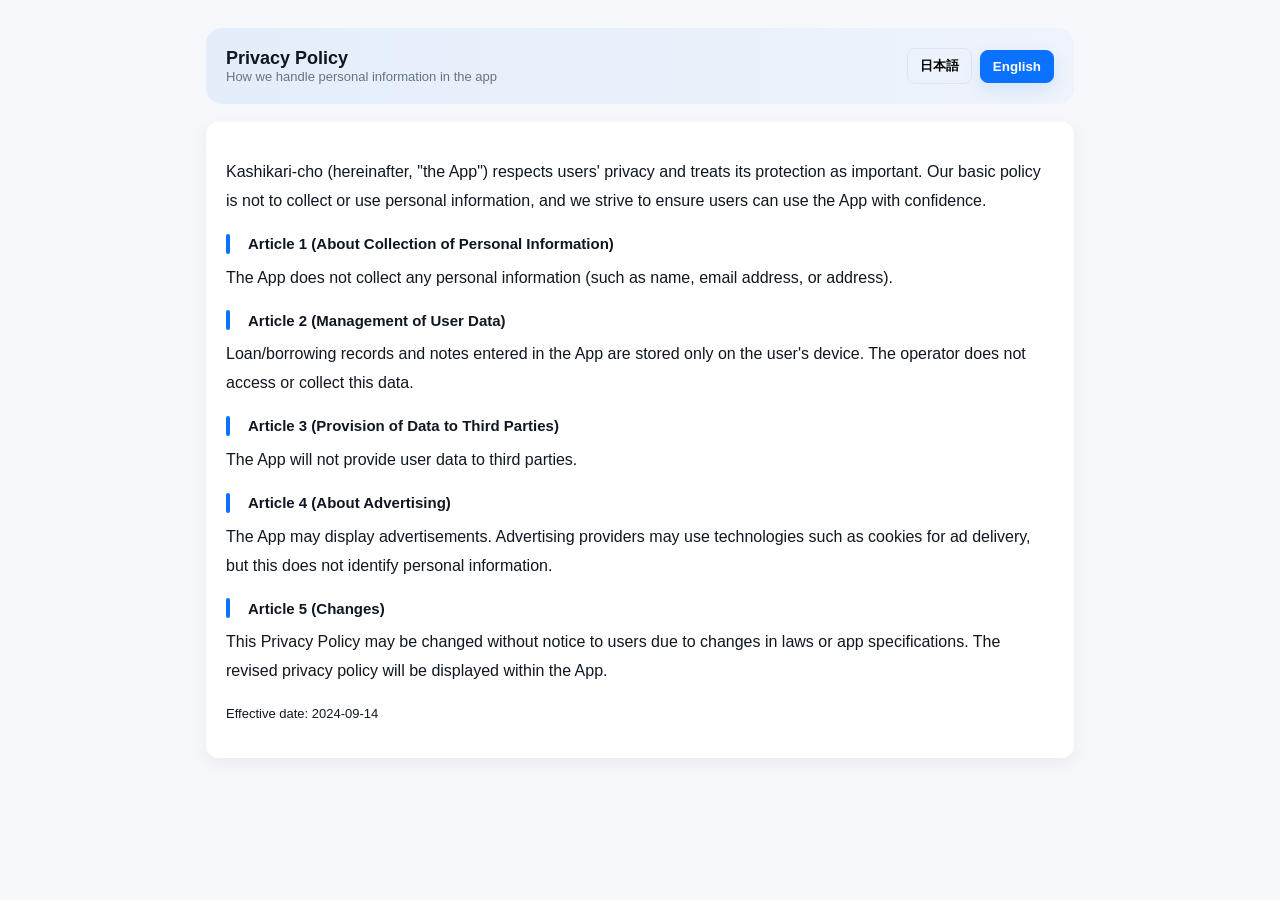
<file: 6740730097/PP.html>
<!doctype html>
<html lang="ja">
<head>
  <meta charset="utf-8">
  <meta name="viewport" content="width=device-width,initial-scale=1">
  <title data-ja="プライバシーポリシー" data-en="Privacy Policy">プライバシーポリシー</title>
  <link rel="stylesheet" href="style.css">
</head>
<body>
  <main>
    <div class="container">
      <div class="hero">
        <div>
          <div class="title" data-ja="プライバシーポリシー" data-en="Privacy Policy">プライバシーポリシー</div>
          <div class="subtitle" data-ja="当アプリにおける個人情報の取り扱いについて" data-en="How we handle personal information in the app">当アプリにおける個人情報の取り扱いについて</div>
        </div>
        <div class="lang-switch">
          <button data-lang="ja" aria-checked="true">日本語</button>
          <button data-lang="en">English</button>
        </div>
      </div>

      <div class="card">
        <p data-ja="カシカリ帳（以下、「本アプリ」といいます。）は、ユーザーのプライバシーを尊重し、その保護を重要視しています。本アプリにおいては、個人情報の収集や利用がないことを基本方針とし、ユーザーが安心して本アプリを利用できるように努めます。" data-en="Kashikari-cho (hereinafter, &quot;the App&quot;) respects users' privacy and treats its protection as important. Our basic policy is not to collect or use personal information, and we strive to ensure users can use the App with confidence.">カシカリ帳（以下、「本アプリ」といいます。）は、ユーザーのプライバシーを尊重し、その保護を重要視しています。本アプリにおいては、個人情報の収集や利用がないことを基本方針とし、ユーザーが安心して本アプリを利用できるように努めます。</p>

        <h3 data-ja="第1条（個人情報の収集について）" data-en="Article 1 (About Collection of Personal Information)">第1条（個人情報の収集について）</h3>
        <p data-ja="本アプリは、個人情報（名前、メールアドレス、住所など）を一切収集しません。" data-en="The App does not collect any personal information (such as name, email address, or address).">本アプリは、個人情報（名前、メールアドレス、住所など）を一切収集しません。</p>

        <h3 data-ja="第2条（利用者データの管理について）" data-en="Article 2 (Management of User Data)">第2条（利用者データの管理について）</h3>
        <p data-ja="本アプリで入力された貸し借りの情報やメモなどは、すべてユーザーの端末内にのみ保存されます。本アプリの運営者は、これらのデータにアクセスしたり収集することはありません。" data-en="Loan/borrowing records and notes entered in the App are stored only on the user's device. The operator does not access or collect this data.">本アプリで入力された貸し借りの情報やメモなどは、すべてユーザーの端末内にのみ保存されます。本アプリの運営者は、これらのデータにアクセスしたり収集することはありません。</p>

        <h3 data-ja="第3条（データの第三者提供について）" data-en="Article 3 (Provision of Data to Third Parties)">第3条（データの第三者提供について）</h3>
        <p data-ja="本アプリは、ユーザーのデータを第三者に提供することはありません。" data-en="The App will not provide user data to third parties.">本アプリは、ユーザーのデータを第三者に提供することはありません。</p>

        <h3 data-ja="第4条（広告について）" data-en="Article 4 (About Advertising)">第4条（広告について）</h3>
        <p data-ja="本アプリには、広告が表示されることがあります。広告配信事業者が、広告の配信にあたりCookie等の技術を使用する場合がありますが、これにより個人情報が特定されることはありません。" data-en="The App may display advertisements. Advertising providers may use technologies such as cookies for ad delivery, but this does not identify personal information.">本アプリには、広告が表示されることがあります。広告配信事業者が、広告の配信にあたりCookie等の技術を使用する場合がありますが、これにより個人情報が特定されることはありません。</p>

  <h3 data-ja="第5条（変更について）" data-en="Article 5 (Changes)">第5条（変更について）</h3>
  <p data-ja="本プライバシーポリシーの内容は、法令の改正や本アプリの仕様変更に伴い、ユーザーに通知することなく変更される場合があります。変更後のプライバシーポリシーは、本アプリ内で表示されるものとします。" data-en="This Privacy Policy may be changed without notice to users due to changes in laws or app specifications. The revised privacy policy will be displayed within the App.">本プライバシーポリシーの内容は、法令の改正や本アプリの仕様変更に伴い、ユーザーに通知することなく変更される場合があります。変更後のプライバシーポリシーは、本アプリ内で表示されるものとします。</p>
  <p class="muted small" data-ja="制定日: 2024年9月14日" data-en="Effective date: 2024-09-14">制定日: 2024年9月14日</p>
      </div>
    </div>
  </main>

  <script src="script.js"></script>
</body>
</html>
</file>
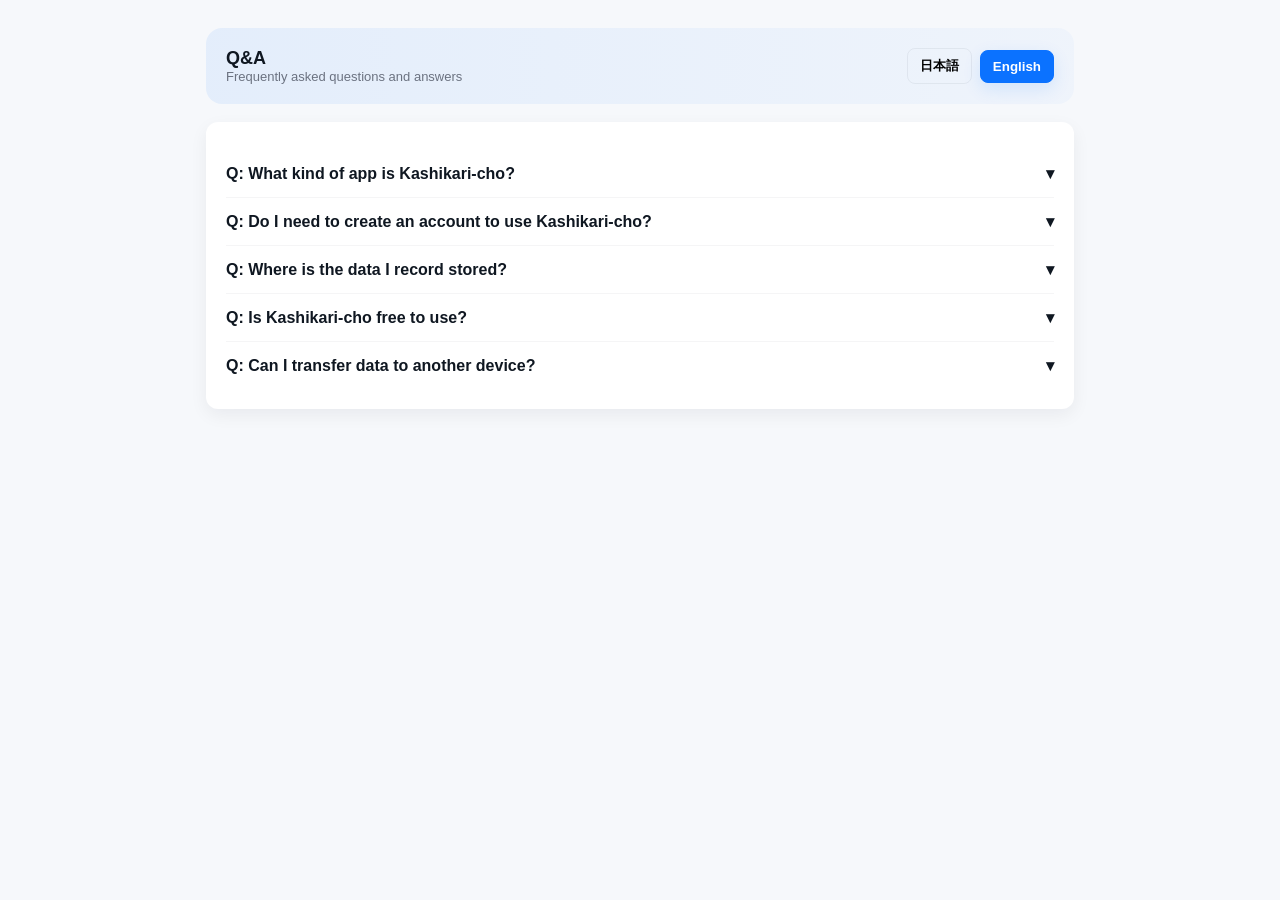
<file: 6740730097/QA.html>
<!doctype html>
<html lang="ja">
<head>
  <meta charset="utf-8">
  <meta name="viewport" content="width=device-width,initial-scale=1">
  <title data-ja="Q&A" data-en="Q&A">Q&A</title>
  <link rel="stylesheet" href="style.css">
</head>
<body>
  <main>
    <div class="container">
      <div class="hero">
        <div>
          <div class="title" data-ja="Q&A" data-en="Q&A">Q&A</div>
          <div class="subtitle" data-ja="よくある質問と回答" data-en="Frequently asked questions and answers">よくある質問と回答</div>
        </div>
        <div class="lang-switch">
          <button data-lang="ja" aria-checked="true">日本語</button>
          <button data-lang="en">English</button>
        </div>
      </div>

      <div class="card">

        <div class="accordion">
          <details class="accordion-item">
            <summary>
              <span data-ja="Q: カシカリ帳はどのようなアプリですか？" data-en="Q: What kind of app is Kashikari-cho?">Q: カシカリ帳はどのようなアプリですか？</span>
              <span class="chev">▾</span>
            </summary>
            <div class="accordion-content">
              <p data-ja="A: カシカリ帳は、物品やお金の貸し借りをリストにして記録できるシンプルなアプリです。個人間での貸し借りをスムーズに管理し、忘れ防止に役立てることができます。" data-en="A: Kashikari-cho is a simple app that lets you list and record loans and borrowings of items or money. It helps manage personal loans smoothly and prevents forgetting.">A: カシカリ帳は、物品やお金の貸し借りをリストにして記録できるシンプルなアプリです。個人間での貸し借りをスムーズに管理し、忘れ防止に役立てることができます。</p>
            </div>
          </details>

          <details class="accordion-item">
            <summary>
              <span data-ja="Q: カシカリ帳でアカウントを作成する必要はありますか？" data-en="Q: Do I need to create an account to use Kashikari-cho?">Q: カシカリ帳でアカウントを作成する必要はありますか？</span>
              <span class="chev">▾</span>
            </summary>
            <div class="accordion-content">
              <p data-ja="A: いいえ、カシカリ帳はアカウント登録不要でご利用いただけます。記録はすべてお使いの端末内に保存され、個人情報の収集は行いません。" data-en="A: No. Kashikari-cho does not require account registration. Records are stored only on your device and no personal information is collected.">A: いいえ、カシカリ帳はアカウント登録不要でご利用いただけます。記録はすべてお使いの端末内に保存され、個人情報の収集は行いません。</p>
            </div>
          </details>

          <details class="accordion-item">
            <summary>
              <span data-ja="Q: 記録したデータはどこに保存されますか？" data-en="Q: Where is the data I record stored?">Q: 記録したデータはどこに保存されますか？</span>
              <span class="chev">▾</span>
            </summary>
            <div class="accordion-content">
              <p data-ja="A: 記録されたデータは、すべてユーザーの端末内にのみ保存されます。クラウドサーバーには保存されず、他のユーザーや運営者がアクセスすることもありません。" data-en="A: All recorded data is stored only on the user's device. It is not saved to cloud servers, and other users or the operator cannot access it.">A: 記録されたデータは、すべてユーザーの端末内にのみ保存されます。クラウドサーバーには保存されず、他のユーザーや運営者がアクセスすることもありません。</p>
            </div>
          </details>

          <details class="accordion-item">
            <summary>
              <span data-ja="Q: カシカリ帳は無料で使用できますか？" data-en="Q: Is Kashikari-cho free to use?">Q: カシカリ帳は無料で使用できますか？</span>
              <span class="chev">▾</span>
            </summary>
            <div class="accordion-content">
              <p data-ja="A: はい、カシカリ帳は無料でご利用いただけます。アプリ内広告が表示される場合がありますが、基本的な機能は全て無料です。" data-en="A: Yes. Kashikari-cho is free to use. Ads may be displayed in the app, but the basic features are all free.">A: はい、カシカリ帳は無料でご利用いただけます。アプリ内広告が表示される場合がありますが、基本的な機能は全て無料です。</p>
            </div>
          </details>

          <details class="accordion-item">
            <summary>
              <span data-ja="Q: データを他の端末に引き継ぐことはできますか？" data-en="Q: Can I transfer data to another device?">Q: データを他の端末に引き継ぐことはできますか？</span>
              <span class="chev">▾</span>
            </summary>
            <div class="accordion-content">
              <p data-ja="A: 現時点では、他の端末にデータを移行する機能はありません。必要に応じて手動でデータを移行いただくようお願いいたします。" data-en="A: Currently, there is no feature to migrate data to another device. Please transfer data manually if necessary.">A: 現時点では、他の端末にデータを移行する機能はありません。必要に応じて手動でデータを移行いただくようお願いいたします。</p>
            </div>
          </details>
        </div>

      </div>
    </div>
  </main>

  <script src="script.js"></script>
</body>
</html>
</file>
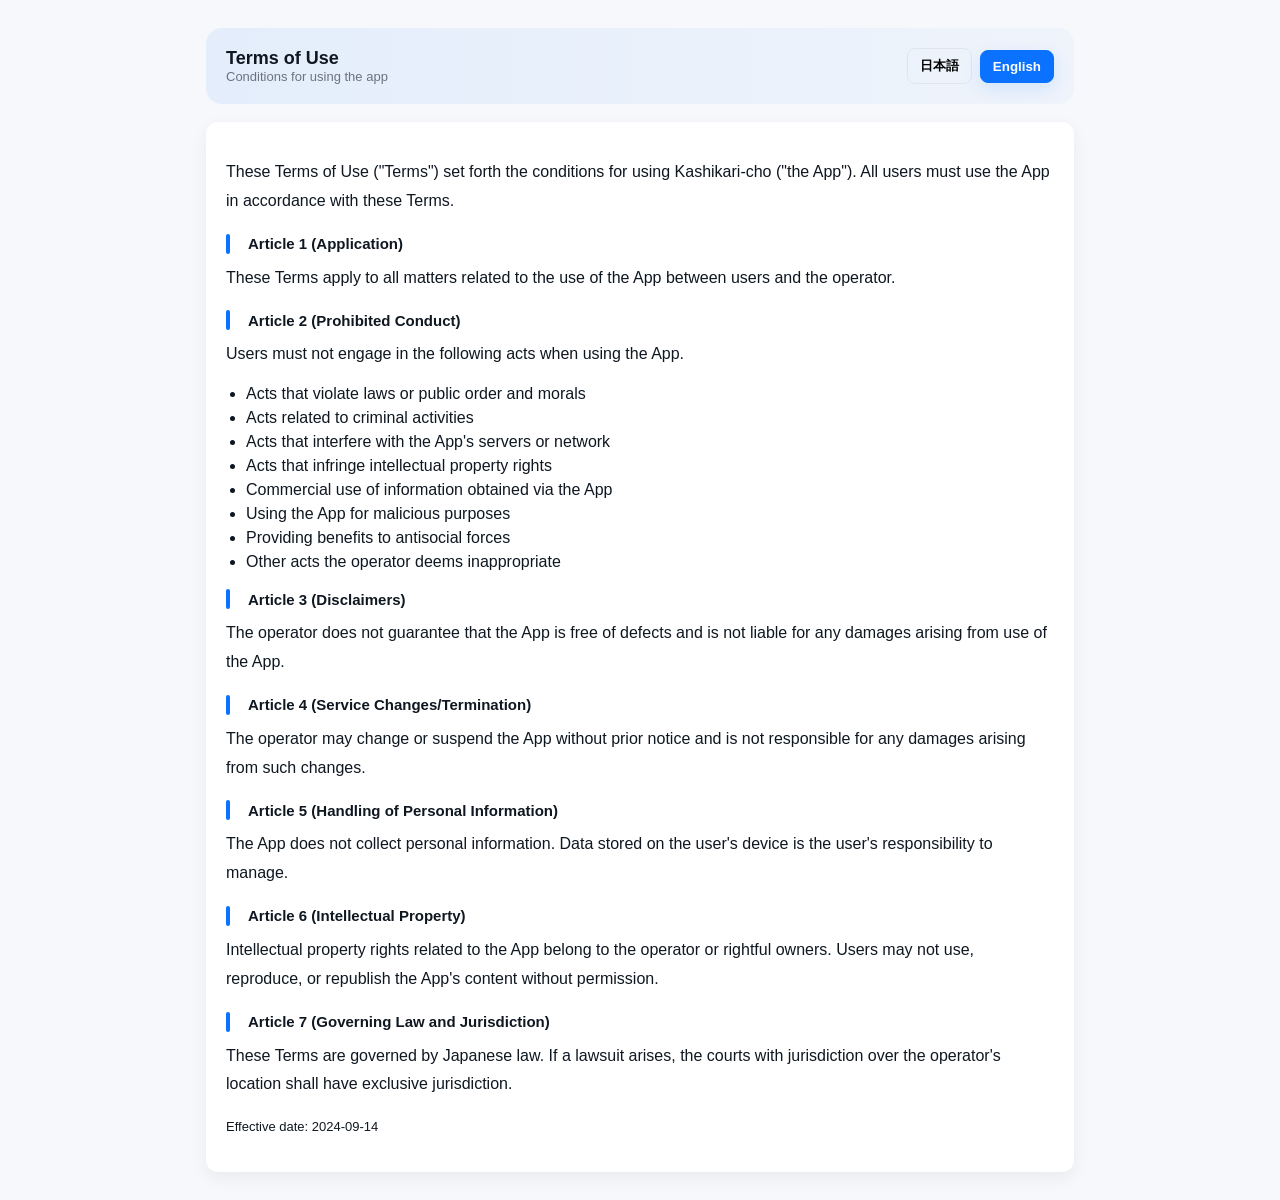
<file: 6740730097/ToS.html>
<!doctype html>
<html lang="ja">
<head>
  <meta charset="utf-8">
  <meta name="viewport" content="width=device-width,initial-scale=1">
  <title data-ja="利用規約" data-en="Terms of Use">利用規約</title>
  <link rel="stylesheet" href="style.css">
</head>
<body>
  <main>
    <div class="container">
      <div class="hero">
        <div>
          <div class="title" data-ja="利用規約" data-en="Terms of Use">利用規約</div>
          <div class="subtitle" data-ja="本アプリの利用条件について" data-en="Conditions for using the app">本アプリの利用条件について</div>
        </div>
        <div class="lang-switch">
          <button data-lang="ja" aria-checked="true">日本語</button>
          <button data-lang="en">English</button>
        </div>
      </div>

      <div class="card">
        <p data-ja="この利用規約（以下、「本規約」といいます。）は、カシカリ帳（以下、「本アプリ」といいます。）の利用条件を定めるものです。本アプリをご利用いただく全てのユーザー（以下、「ユーザー」といいます。）には、本規約に従って本アプリをご利用いただきます。" data-en="These Terms of Use (&quot;Terms&quot;) set forth the conditions for using Kashikari-cho (&quot;the App&quot;). All users must use the App in accordance with these Terms.">この利用規約（以下、「本規約」といいます。）は、カシカリ帳（以下、「本アプリ」といいます。）の利用条件を定めるものです。本アプリをご利用いただく全てのユーザー（以下、「ユーザー」といいます。）には、本規約に従って本アプリをご利用いただきます。</p>

        <h3 data-ja="第1条（適用）" data-en="Article 1 (Application)">第1条（適用）</h3>
        <p data-ja="本規約は、ユーザーと本アプリの運営者（以下、「運営者」といいます。）との間の本アプリの利用に関わる一切の関係に適用されるものとします。" data-en="These Terms apply to all matters related to the use of the App between users and the operator.">本規約は、ユーザーと本アプリの運営者（以下、「運営者」といいます。）との間の本アプリの利用に関わる一切の関係に適用されるものとします。</p>

        <h3 data-ja="第2条（禁止事項）" data-en="Article 2 (Prohibited Conduct)">第2条（禁止事項）</h3>
        <p data-ja="ユーザーは、本アプリの利用にあたり、以下の行為をしてはなりません。" data-en="Users must not engage in the following acts when using the App.">ユーザーは、本アプリの利用にあたり、以下の行為をしてはなりません。</p>
        <ul>
          <li data-ja="法令または公序良俗に違反する行為" data-en="Acts that violate laws or public order and morals">法令または公序良俗に違反する行為</li>
          <li data-ja="犯罪行為に関連する行為" data-en="Acts related to criminal activities">犯罪行為に関連する行為</li>
          <li data-ja="本アプリのサーバーまたはネットワークの機能を妨害する行為" data-en="Acts that interfere with the App's servers or network">本アプリのサーバーまたはネットワークの機能を妨害する行為</li>
          <li data-ja="著作権等知的財産権を侵害する行為" data-en="Acts that infringe intellectual property rights">本サービスの内容等，本サービスに含まれる著作権，商標権ほか知的財産権を侵害する行為</li>
          <li data-ja="本サービスによって得られた情報を商業的に利用する行為" data-en="Commercial use of information obtained via the App">本サービスによって得られた情報を商業的に利用する行為</li>
          <li data-ja="不正な目的を持って本サービスを利用する行為" data-en="Using the App for malicious purposes">不正な目的を持って本サービスを利用する行為</li>
          <li data-ja="反社会的勢力に利益を供与する行為" data-en="Providing benefits to antisocial forces">当社のサービスに関連して，反社会的勢力に対して直接または間接に利益を供与する行為</li>
          <li data-ja="その他、運営者が不適切と判断する行為" data-en="Other acts the operator deems inappropriate">その他、運営者が不適切と判断する行為</li>
        </ul>

        <h3 data-ja="第3条（免責事項）" data-en="Article 3 (Disclaimers)">第3条（免責事項）</h3>
        <p data-ja="運営者は、本アプリに事実上または法律上の瑕疵（安全性、信頼性、正確性、完全性、特定目的への適合性など）を含まないことを保証しません。また、運営者は、本アプリの利用に関連してユーザーに生じた一切の損害について責任を負いません。" data-en="The operator does not guarantee that the App is free of defects and is not liable for any damages arising from use of the App.">運営者は、本アプリに事実上または法律上の瑕疵（安全性、信頼性、正確性、完全性、特定目的への適合性など）を含まないことを保証しません。また、運営者は、本アプリの利用に関連してユーザーに生じた一切の損害について責任を負いません。</p>

        <h3 data-ja="第4条（サービスの変更・停止）" data-en="Article 4 (Service Changes/Termination)">第4条（サービスの変更・停止）</h3>
        <p data-ja="運営者は、ユーザーに事前通知することなく、本アプリの内容を変更し、または提供を停止することができます。これによりユーザーに生じた損害についても、運営者は一切責任を負いません。" data-en="The operator may change or suspend the App without prior notice and is not responsible for any damages arising from such changes.">運営者は、ユーザーに事前通知することなく、本アプリの内容を変更し、または提供を停止することができます。これによりユーザーに生じた損害についても、運営者は一切責任を負いません。</p>

        <h3 data-ja="第5条（個人情報の取り扱い）" data-en="Article 5 (Handling of Personal Information)">第5条（個人情報の取り扱い）</h3>
        <p data-ja="本アプリでは個人情報を収集しません。ただし、ユーザーの端末に保存された情報は、ユーザーの責任において管理されるものとします。" data-en="The App does not collect personal information. Data stored on the user's device is the user's responsibility to manage.">本アプリでは個人情報を収集しません。ただし、ユーザーの端末に保存された情報は、ユーザーの責任において管理されるものとします。</p>

        <h3 data-ja="第6条（知的財産権）" data-en="Article 6 (Intellectual Property)">第6条（知的財産権）</h3>
        <p data-ja="本アプリに関する知的財産権はすべて運営者または正当な権利者に帰属します。ユーザーは、運営者の許可なく、本アプリのコンテンツを無断で利用、複製、転載することはできません。" data-en="Intellectual property rights related to the App belong to the operator or rightful owners. Users may not use, reproduce, or republish the App's content without permission.">本アプリに関する知的財産権はすべて運営者または正当な権利者に帰属します。ユーザーは、運営者の許可なく、本アプリのコンテンツを無断で利用、複製、転載することはできません。</p>

  <h3 data-ja="第7条（準拠法・裁判管轄）" data-en="Article 7 (Governing Law and Jurisdiction)">第7条（準拠法・裁判管轄）</h3>
  <p data-ja="本規約の解釈および本アプリに関する一切の紛争には、日本法が適用されます。また、ユーザーと運営者との間で訴訟が生じた場合、運営者の所在地を管轄する裁判所を専属的合意管轄とします。" data-en="These Terms are governed by Japanese law. If a lawsuit arises, the courts with jurisdiction over the operator's location shall have exclusive jurisdiction.">本規約の解釈および本アプリに関する一切の紛争には、日本法が適用されます。また、ユーザーと運営者との間で訴訟が生じた場合、運営者の所在地を管轄する裁判所を専属的合意管轄とします。</p>
  <p class="muted small" data-ja="制定日: 2024年9月14日" data-en="Effective date: 2024-09-14">制定日: 2024年9月14日</p>
      </div>
    </div>
  </main>

  <script src="script.js"></script>
</body>
</html>
</file>
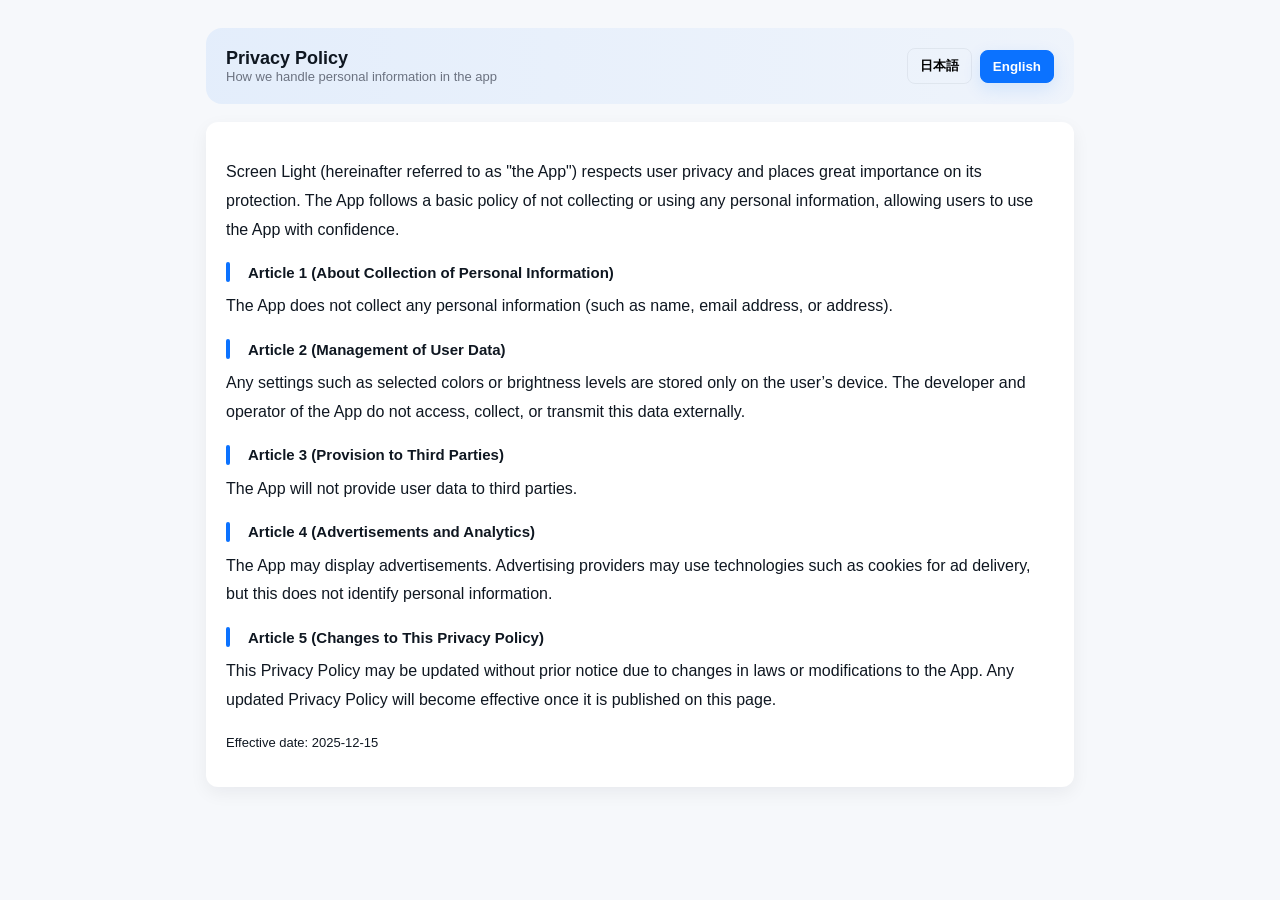
<file: 6756564713/PP.html>
<!doctype html>
<html lang="ja">
<head>
  <meta charset="utf-8">
  <meta name="viewport" content="width=device-width,initial-scale=1">
  <title data-ja="プライバシーポリシー" data-en="Privacy Policy">プライバシーポリシー</title>
  <link rel="stylesheet" href="style.css">
</head>
<body>
  <main>
    <div class="container">
      <div class="hero">
        <div>
          <div class="title" data-ja="プライバシーポリシー" data-en="Privacy Policy">プライバシーポリシー</div>
          <div class="subtitle" data-ja="当アプリにおける個人情報の取り扱いについて" data-en="How we handle personal information in the app">当アプリにおける個人情報の取り扱いについて</div>
        </div>
        <div class="lang-switch">
          <button data-lang="ja" aria-checked="true">日本語</button>
          <button data-lang="en">English</button>
        </div>
      </div>

      <div class="card">
        <p data-ja="スクリーンライト（以下、「本アプリ」といいます。）は、ユーザーのプライバシーを尊重し、その保護を重要視しています。本アプリでは、個人情報の収集や利用を行わないことを基本方針とし、ユーザーが安心して本アプリを利用できるよう努めます。" data-en="Screen Light (hereinafter referred to as &quot;the App&quot;) respects user privacy and places great importance on its protection. The App follows a basic policy of not collecting or using any personal information, allowing users to use the App with confidence.">スクリーンライト（以下、「本アプリ」といいます。）は、ユーザーのプライバシーを尊重し、その保護を重要視しています。本アプリでは、個人情報の収集や利用を行わないことを基本方針とし、ユーザーが安心して本アプリを利用できるよう努めます。</p>

        <h3 data-ja="第1条（個人情報の収集について）" data-en="Article 1 (About Collection of Personal Information)">第1条（個人情報の収集について）</h3>
        <p data-ja="本アプリは、個人情報（名前、メールアドレス、住所など）を一切収集しません。" data-en="The App does not collect any personal information (such as name, email address, or address).">本アプリは、個人情報（名前、メールアドレス、住所など）を一切収集しません。</p>

        <h3 data-ja="第2条（利用者データの管理について）" data-en="Article 2 (Management of User Data)">第2条（利用者データの管理について）</h3>
        <p data-ja="本アプリで設定された色や明るさなどの情報は、すべてユーザーの端末内にのみ保存されます。本アプリの開発者および運営者が、これらのデータにアクセスしたり、外部に送信したりすることはありません。" data-en="Any settings such as selected colors or brightness levels are stored only on the user’s device. The developer and operator of the App do not access, collect, or transmit this data externally.">本アプリで設定された色や明るさなどの情報は、すべてユーザーの端末内にのみ保存されます。本アプリの開発者および運営者が、これらのデータにアクセスしたり、外部に送信したりすることはありません。</p>

        <h3 data-ja="第3条（第三者提供について）" data-en="Article 3 (Provision to Third Parties)">第3条（第三者提供について）</h3>
        <p data-ja="本アプリは、ユーザーのデータを第三者に提供することはありません。" data-en="The App will not provide user data to third parties.">本アプリは、ユーザーのデータを第三者に提供することはありません。</p>

        <h3 data-ja="第4条（広告および解析について）" data-en="Article 4 (Advertisements and Analytics)">第4条（広告および解析について）</h3>
        <p data-ja="本アプリには、広告表示や外部解析ツールは一切含まれていません。そのため、広告配信事業者や第三者によるデータ収集は行われません。" data-en="The App may display advertisements. Advertising providers may use technologies such as cookies for ad delivery, but this does not identify personal information.">本アプリには、広告表示や外部解析ツールは一切含まれていません。そのため、広告配信事業者や第三者によるデータ収集は行われません。</p>

  <h3 data-ja="第5条（プライバシーポリシーの変更について）" data-en="Article 5 (Changes to This Privacy Policy)">第5条（プライバシーポリシーの変更について）</h3>
  <p data-ja="本プライバシーポリシーの内容は、法令の改正や本アプリの仕様変更に伴い、ユーザーに通知することなく変更される場合があります。変更後のプライバシーポリシーは、本ページに掲載された時点で有効となります。" data-en="This Privacy Policy may be updated without prior notice due to changes in laws or modifications to the App. Any updated Privacy Policy will become effective once it is published on this page.">本プライバシーポリシーの内容は、法令の改正や本アプリの仕様変更に伴い、ユーザーに通知することなく変更される場合があります。変更後のプライバシーポリシーは、本ページに掲載された時点で有効となります。</p>
  <p class="muted small" data-ja="制定日: 2025年12月15日" data-en="Effective date: 2025-12-15">制定日: 2025年12月15日</p>
      </div>
    </div>
  </main>

  <script src="script.js"></script>
</body>
</html>
</file>
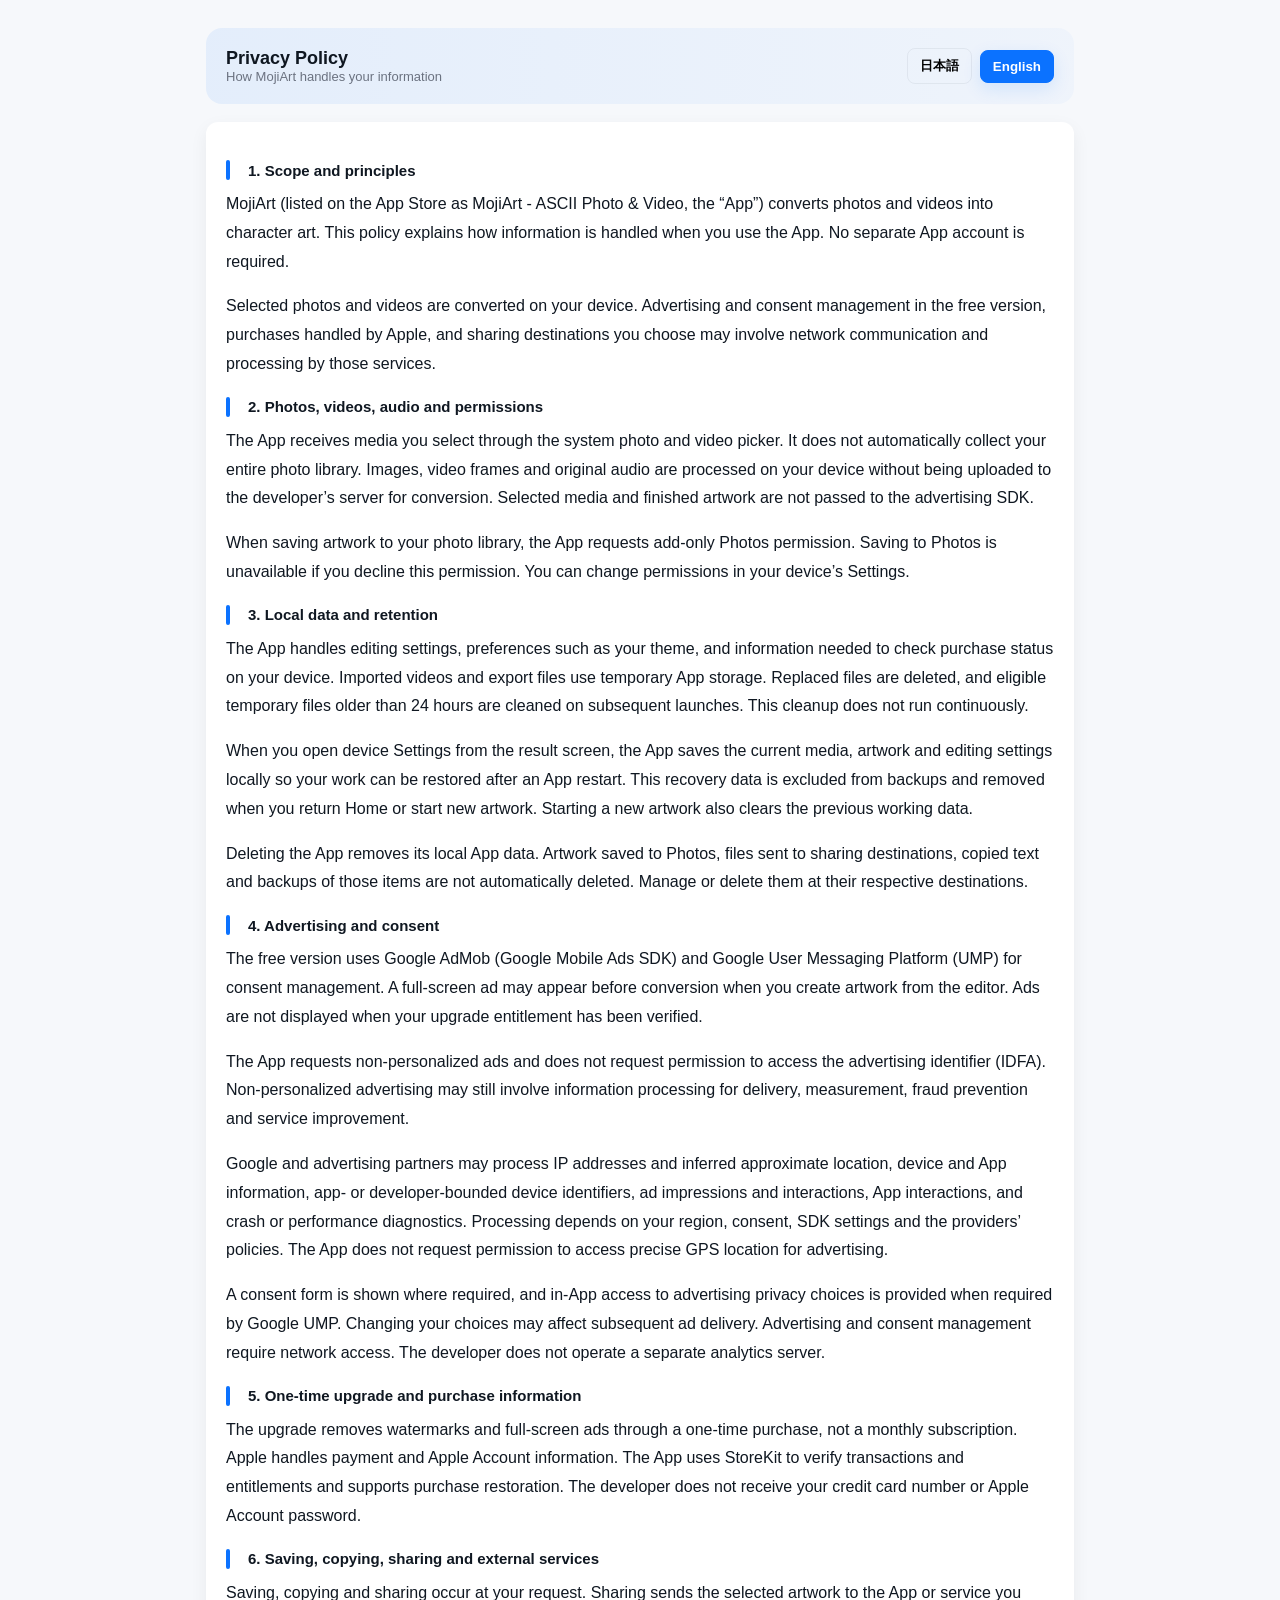
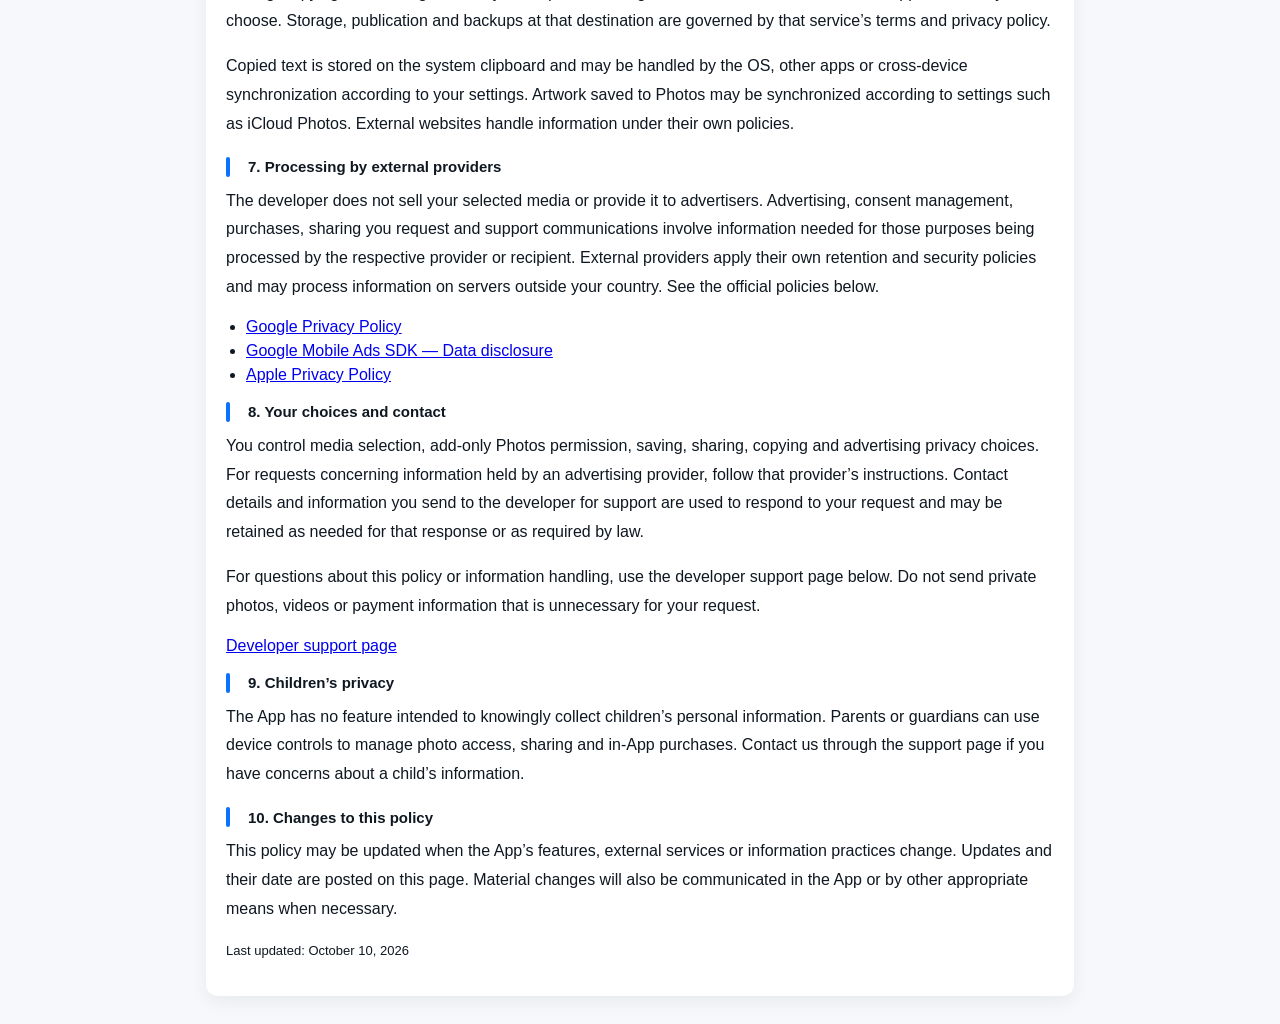
<file: 6820698056/PP.html>
<!doctype html>
<html lang="ja">
<head>
  <meta charset="utf-8">
  <meta name="viewport" content="width=device-width,initial-scale=1">
        <title data-ja="MojiArt | プライバシーポリシー" data-en="MojiArt | Privacy Policy">MojiArt | プライバシーポリシー</title>
  <link rel="stylesheet" href="style.css">
</head>
<body>
  <main>
    <div class="container">
      <div class="hero">
        <div>
        <div class="title" data-ja="プライバシーポリシー" data-en="Privacy Policy">プライバシーポリシー</div>
        <div class="subtitle" data-ja="MojiArtにおける情報の取り扱いについて" data-en="How MojiArt handles your information">MojiArtにおける情報の取り扱いについて</div>
        </div>
        <div class="lang-switch" role="group" aria-label="Language">
          <button type="button" data-lang="ja" aria-checked="true">日本語</button>
          <button type="button" data-lang="en" aria-checked="false">English</button>
        </div>
      </div>
      <div class="card">
        <h3 data-ja="第1条（適用範囲と基本方針）" data-en="1. Scope and principles">第1条（適用範囲と基本方針）</h3>
        <p data-ja="MojiArt（App Store表示名：MojiArt - ASCII Photo &amp; Video。以下「本アプリ」）は、写真や動画を文字アートに変換するアプリです。本ポリシーは、本アプリの利用に伴う情報の取り扱いを説明します。本アプリ専用のアカウント登録は不要です。" data-en="MojiArt (listed on the App Store as MojiArt - ASCII Photo &amp; Video, the “App”) converts photos and videos into character art. This policy explains how information is handled when you use the App. No separate App account is required.">MojiArt（App Store表示名：MojiArt - ASCII Photo &amp; Video。以下「本アプリ」）は、写真や動画を文字アートに変換するアプリです。本ポリシーは、本アプリの利用に伴う情報の取り扱いを説明します。本アプリ専用のアカウント登録は不要です。</p>
        <p data-ja="選択した写真や動画の変換は端末内で行います。一方、無料版の広告配信・同意管理、Appleによる購入処理、および利用者が選択した共有先では、各サービスによる情報処理や通信が発生します。" data-en="Selected photos and videos are converted on your device. Advertising and consent management in the free version, purchases handled by Apple, and sharing destinations you choose may involve network communication and processing by those services.">選択した写真や動画の変換は端末内で行います。一方、無料版の広告配信・同意管理、Appleによる購入処理、および利用者が選択した共有先では、各サービスによる情報処理や通信が発生します。</p>
        <h3 data-ja="第2条（写真・動画・音声とアクセス権限）" data-en="2. Photos, videos, audio and permissions">第2条（写真・動画・音声とアクセス権限）</h3>
        <p data-ja="本アプリは、システムの写真・動画選択機能を通じて、利用者が選択した素材を受け取ります。写真ライブラリ全体を自動的に収集することはありません。画像、動画のフレームおよび元の音声は端末内で処理し、変換のために開発者のサーバーへアップロードしません。選択した素材や完成作品を広告SDKへ渡すこともありません。" data-en="The App receives media you select through the system photo and video picker. It does not automatically collect your entire photo library. Images, video frames and original audio are processed on your device without being uploaded to the developer’s server for conversion. Selected media and finished artwork are not passed to the advertising SDK.">本アプリは、システムの写真・動画選択機能を通じて、利用者が選択した素材を受け取ります。写真ライブラリ全体を自動的に収集することはありません。画像、動画のフレームおよび元の音声は端末内で処理し、変換のために開発者のサーバーへアップロードしません。選択した素材や完成作品を広告SDKへ渡すこともありません。</p>
        <p data-ja="完成作品を写真ライブラリへ保存する際に、写真への追加のみの権限を求めます。権限を許可しない場合、写真ライブラリへの保存はできません。権限は端末の「設定」から変更できます。" data-en="When saving artwork to your photo library, the App requests add-only Photos permission. Saving to Photos is unavailable if you decline this permission. You can change permissions in your device’s Settings.">完成作品を写真ライブラリへ保存する際に、写真への追加のみの権限を求めます。権限を許可しない場合、写真ライブラリへの保存はできません。権限は端末の「設定」から変更できます。</p>
        <h3 data-ja="第3条（端末内のデータと保存期間）" data-en="3. Local data and retention">第3条（端末内のデータと保存期間）</h3>
        <p data-ja="編集設定、テーマなどの環境設定、購入状態の確認に必要な情報等を端末内で扱います。取り込んだ動画や書き出しファイルはアプリの一時領域に保存します。置き換えたファイルは削除し、一時領域に残る24時間より古い対象ファイルは、次回以降の起動時に削除します。この処理は常時実行されるものではありません。" data-en="The App handles editing settings, preferences such as your theme, and information needed to check purchase status on your device. Imported videos and export files use temporary App storage. Replaced files are deleted, and eligible temporary files older than 24 hours are cleaned on subsequent launches. This cleanup does not run continuously.">編集設定、テーマなどの環境設定、購入状態の確認に必要な情報等を端末内で扱います。取り込んだ動画や書き出しファイルはアプリの一時領域に保存します。置き換えたファイルは削除し、一時領域に残る24時間より古い対象ファイルは、次回以降の起動時に削除します。この処理は常時実行されるものではありません。</p>
        <p data-ja="完成画面から端末の設定を開く場合、アプリの再起動後に作業を復元できるよう、現在の素材、完成作品および編集設定を端末内に保存します。この復元用データはバックアップの対象外とし、ホームに戻るか新しい作品を開始すると削除します。新しい作品を開始すると、それまでの作業データもクリアします。" data-en="When you open device Settings from the result screen, the App saves the current media, artwork and editing settings locally so your work can be restored after an App restart. This recovery data is excluded from backups and removed when you return Home or start new artwork. Starting a new artwork also clears the previous working data.">完成画面から端末の設定を開く場合、アプリの再起動後に作業を復元できるよう、現在の素材、完成作品および編集設定を端末内に保存します。この復元用データはバックアップの対象外とし、ホームに戻るか新しい作品を開始すると削除します。新しい作品を開始すると、それまでの作業データもクリアします。</p>
        <p data-ja="アプリを削除するとアプリ内のデータは削除されます。ただし、写真ライブラリに保存した作品、共有先へ渡したファイル、コピーした文字およびそれらのバックアップは自動的には削除されません。それぞれの保存先で管理・削除してください。" data-en="Deleting the App removes its local App data. Artwork saved to Photos, files sent to sharing destinations, copied text and backups of those items are not automatically deleted. Manage or delete them at their respective destinations.">アプリを削除するとアプリ内のデータは削除されます。ただし、写真ライブラリに保存した作品、共有先へ渡したファイル、コピーした文字およびそれらのバックアップは自動的には削除されません。それぞれの保存先で管理・削除してください。</p>
        <h3 data-ja="第4条（広告と同意管理）" data-en="4. Advertising and consent">第4条（広告と同意管理）</h3>
        <p data-ja="無料版はGoogle AdMob（Google Mobile Ads SDK）と、同意管理用のGoogle User Messaging Platform（UMP）を使用します。編集画面から作品を作成するとき、変換前に全画面広告が表示される場合があります。アップグレードの購入権利が確認された利用者には広告を表示しません。" data-en="The free version uses Google AdMob (Google Mobile Ads SDK) and Google User Messaging Platform (UMP) for consent management. A full-screen ad may appear before conversion when you create artwork from the editor. Ads are not displayed when your upgrade entitlement has been verified.">無料版はGoogle AdMob（Google Mobile Ads SDK）と、同意管理用のGoogle User Messaging Platform（UMP）を使用します。編集画面から作品を作成するとき、変換前に全画面広告が表示される場合があります。アップグレードの購入権利が確認された利用者には広告を表示しません。</p>
        <p data-ja="本アプリは非パーソナライズ広告をリクエストし、広告識別子（IDFA）へのアクセス許可は求めません。ただし、非パーソナライズ広告でも、広告の配信、効果測定、不正防止、サービスの改善等に必要な情報処理が行われる場合があります。" data-en="The App requests non-personalized ads and does not request permission to access the advertising identifier (IDFA). Non-personalized advertising may still involve information processing for delivery, measurement, fraud prevention and service improvement.">本アプリは非パーソナライズ広告をリクエストし、広告識別子（IDFA）へのアクセス許可は求めません。ただし、非パーソナライズ広告でも、広告の配信、効果測定、不正防止、サービスの改善等に必要な情報処理が行われる場合があります。</p>
        <p data-ja="Googleおよび広告配信パートナーは、IPアドレスとそこから推定されるおおよその位置、端末・アプリ情報、アプリまたは開発者の範囲内の端末識別子、広告の表示・操作情報、アプリの利用操作、クラッシュ・パフォーマンス等の診断情報を処理する場合があります。取り扱いは、利用地域、同意状況、SDKの設定および各事業者のポリシーにより異なります。本アプリは広告のためにGPS等の正確な位置情報へのアクセス権限を求めません。" data-en="Google and advertising partners may process IP addresses and inferred approximate location, device and App information, app- or developer-bounded device identifiers, ad impressions and interactions, App interactions, and crash or performance diagnostics. Processing depends on your region, consent, SDK settings and the providers’ policies. The App does not request permission to access precise GPS location for advertising.">Googleおよび広告配信パートナーは、IPアドレスとそこから推定されるおおよその位置、端末・アプリ情報、アプリまたは開発者の範囲内の端末識別子、広告の表示・操作情報、アプリの利用操作、クラッシュ・パフォーマンス等の診断情報を処理する場合があります。取り扱いは、利用地域、同意状況、SDKの設定および各事業者のポリシーにより異なります。本アプリは広告のためにGPS等の正確な位置情報へのアクセス権限を求めません。</p>
        <p data-ja="必要な地域では同意画面を表示し、Google UMPが求める場合にはアプリ内で広告プライバシー設定を開く手段を提供します。選択を変更すると、それ以降の広告配信に影響する場合があります。広告や同意管理には通信が必要です。開発者独自のアクセス解析サーバーは運営していません。" data-en="A consent form is shown where required, and in-App access to advertising privacy choices is provided when required by Google UMP. Changing your choices may affect subsequent ad delivery. Advertising and consent management require network access. The developer does not operate a separate analytics server.">必要な地域では同意画面を表示し、Google UMPが求める場合にはアプリ内で広告プライバシー設定を開く手段を提供します。選択を変更すると、それ以降の広告配信に影響する場合があります。広告や同意管理には通信が必要です。開発者独自のアクセス解析サーバーは運営していません。</p>
        <h3 data-ja="第5条（買い切りアップグレードと購入情報）" data-en="5. One-time upgrade and purchase information">第5条（買い切りアップグレードと購入情報）</h3>
        <p data-ja="透かしと全画面広告を削除するアップグレードは買い切りであり、月額の定期購入ではありません。決済とApple Accountに関する情報はAppleが処理します。本アプリはStoreKitを通じて購入取引と利用権利を確認し、購入の復元に対応します。開発者はクレジットカード番号やApple Accountのパスワードを受け取りません。" data-en="The upgrade removes watermarks and full-screen ads through a one-time purchase, not a monthly subscription. Apple handles payment and Apple Account information. The App uses StoreKit to verify transactions and entitlements and supports purchase restoration. The developer does not receive your credit card number or Apple Account password.">透かしと全画面広告を削除するアップグレードは買い切りであり、月額の定期購入ではありません。決済とApple Accountに関する情報はAppleが処理します。本アプリはStoreKitを通じて購入取引と利用権利を確認し、購入の復元に対応します。開発者はクレジットカード番号やApple Accountのパスワードを受け取りません。</p>
        <h3 data-ja="第6条（保存・コピー・共有と外部サービス）" data-en="6. Saving, copying, sharing and external services">第6条（保存・コピー・共有と外部サービス）</h3>
        <p data-ja="保存・コピー・共有は利用者の操作により行います。共有では選択した作品を指定したアプリやサービスへ渡します。共有先での保存、公開、バックアップ等には、そのサービスの規約とプライバシーポリシーが適用されます。" data-en="Saving, copying and sharing occur at your request. Sharing sends the selected artwork to the App or service you choose. Storage, publication and backups at that destination are governed by that service’s terms and privacy policy.">保存・コピー・共有は利用者の操作により行います。共有では選択した作品を指定したアプリやサービスへ渡します。共有先での保存、公開、バックアップ等には、そのサービスの規約とプライバシーポリシーが適用されます。</p>
        <p data-ja="コピーした文字はシステムのクリップボードに保存され、OSや他のアプリ、端末間同期の設定により取り扱われる場合があります。また、写真ライブラリへ保存した作品は、利用者のiCloud写真等の設定により同期される場合があります。外部リンクを開いた後の情報の取り扱いには、移動先のポリシーが適用されます。" data-en="Copied text is stored on the system clipboard and may be handled by the OS, other apps or cross-device synchronization according to your settings. Artwork saved to Photos may be synchronized according to settings such as iCloud Photos. External websites handle information under their own policies.">コピーした文字はシステムのクリップボードに保存され、OSや他のアプリ、端末間同期の設定により取り扱われる場合があります。また、写真ライブラリへ保存した作品は、利用者のiCloud写真等の設定により同期される場合があります。外部リンクを開いた後の情報の取り扱いには、移動先のポリシーが適用されます。</p>
        <h3 data-ja="第7条（外部事業者による処理）" data-en="7. Processing by external providers">第7条（外部事業者による処理）</h3>
        <p data-ja="選択した素材を開発者が販売したり、広告事業者へ提供したりすることはありません。広告・同意管理、購入、利用者が指定した共有、お問い合わせ等では、前述の目的に必要な情報が各事業者または問い合わせ先で処理されます。外部事業者が処理する情報は、その事業者の保存期間・安全管理方針に従い、国外のサーバーで処理される場合があります。詳細は以下の公式ポリシーをご確認ください。" data-en="The developer does not sell your selected media or provide it to advertisers. Advertising, consent management, purchases, sharing you request and support communications involve information needed for those purposes being processed by the respective provider or recipient. External providers apply their own retention and security policies and may process information on servers outside your country. See the official policies below.">選択した素材を開発者が販売したり、広告事業者へ提供したりすることはありません。広告・同意管理、購入、利用者が指定した共有、お問い合わせ等では、前述の目的に必要な情報が各事業者または問い合わせ先で処理されます。外部事業者が処理する情報は、その事業者の保存期間・安全管理方針に従い、国外のサーバーで処理される場合があります。詳細は以下の公式ポリシーをご確認ください。</p>
        <ul>
          <li><a href="https://policies.google.com/privacy" target="_blank" rel="noopener noreferrer">Google Privacy Policy</a></li>
          <li><a href="https://developers.google.com/admob/ios/privacy/data-disclosure" target="_blank" rel="noopener noreferrer">Google Mobile Ads SDK — Data disclosure</a></li>
          <li><a href="https://www.apple.com/legal/privacy/" target="_blank" rel="noopener noreferrer">Apple Privacy Policy</a></li>
        </ul>
        <h3 data-ja="第8条（利用者の選択とお問い合わせ）" data-en="8. Your choices and contact">第8条（利用者の選択とお問い合わせ）</h3>
        <p data-ja="利用者は、素材の選択、写真への追加権限、保存・共有・コピーおよび広告のプライバシー設定を管理できます。広告事業者が保有する情報に関する手続きは、当該事業者の案内をご確認ください。お問い合わせで開発者へ提供された連絡先や内容は、問い合わせへの対応に必要な範囲で利用し、対応に必要な期間または法令上必要な期間保存する場合があります。" data-en="You control media selection, add-only Photos permission, saving, sharing, copying and advertising privacy choices. For requests concerning information held by an advertising provider, follow that provider’s instructions. Contact details and information you send to the developer for support are used to respond to your request and may be retained as needed for that response or as required by law.">利用者は、素材の選択、写真への追加権限、保存・共有・コピーおよび広告のプライバシー設定を管理できます。広告事業者が保有する情報に関する手続きは、当該事業者の案内をご確認ください。お問い合わせで開発者へ提供された連絡先や内容は、問い合わせへの対応に必要な範囲で利用し、対応に必要な期間または法令上必要な期間保存する場合があります。</p>
        <p data-ja="本ポリシーや情報の取り扱いに関するお問い合わせは、下記の開発者サポートページをご利用ください。問い合わせに必要のない私的な写真・動画や決済情報は送信しないでください。" data-en="For questions about this policy or information handling, use the developer support page below. Do not send private photos, videos or payment information that is unnecessary for your request.">本ポリシーや情報の取り扱いに関するお問い合わせは、下記の開発者サポートページをご利用ください。問い合わせに必要のない私的な写真・動画や決済情報は送信しないでください。</p>
        <a href="https://rikuto-dev.github.io/profile/" target="_blank" rel="noopener noreferrer" data-ja="開発者サポートページ" data-en="Developer support page">開発者サポートページ</a>
        <h3 data-ja="第9条（子どものプライバシー）" data-en="9. Children’s privacy">第9条（子どものプライバシー）</h3>
        <p data-ja="本アプリは子どもの個人情報を意図的に収集するための機能を設けていません。保護者は、端末の機能を利用して、写真へのアクセス、共有およびアプリ内購入等を管理できます。子どもの情報の取り扱いについて懸念がある場合は、サポートページからお問い合わせください。" data-en="The App has no feature intended to knowingly collect children’s personal information. Parents or guardians can use device controls to manage photo access, sharing and in-App purchases. Contact us through the support page if you have concerns about a child’s information.">本アプリは子どもの個人情報を意図的に収集するための機能を設けていません。保護者は、端末の機能を利用して、写真へのアクセス、共有およびアプリ内購入等を管理できます。子どもの情報の取り扱いについて懸念がある場合は、サポートページからお問い合わせください。</p>
        <h3 data-ja="第10条（本ポリシーの変更）" data-en="10. Changes to this policy">第10条（本ポリシーの変更）</h3>
        <p data-ja="本アプリの機能、外部サービスまたは情報の取り扱いの変更に応じて、本ポリシーを更新する場合があります。更新内容と更新日は本ページに掲載し、重要な変更がある場合は、必要に応じてアプリ内等でもお知らせします。" data-en="This policy may be updated when the App’s features, external services or information practices change. Updates and their date are posted on this page. Material changes will also be communicated in the App or by other appropriate means when necessary.">本アプリの機能、外部サービスまたは情報の取り扱いの変更に応じて、本ポリシーを更新する場合があります。更新内容と更新日は本ページに掲載し、重要な変更がある場合は、必要に応じてアプリ内等でもお知らせします。</p>
        <p class="muted small" data-ja="最終更新日：2026年10月10日" data-en="Last updated: October 10, 2026">最終更新日：2026年10月10日</p>
      </div>
    </div>
  </main>
  <script src="script.js"></script>
  <script>
    document.addEventListener("DOMContentLoaded", function () {
      function syncDocumentLanguage() {
        var active = document.querySelector(".lang-switch button[aria-checked=true]");
        if (active) document.documentElement.lang = active.dataset.lang;
      }
      syncDocumentLanguage();
      new MutationObserver(syncDocumentLanguage).observe(document.querySelector(".lang-switch"), { attributes: true, subtree: true, attributeFilter: ["aria-checked"] });
    });
  </script>
</body>
</html>
</file>
<file: 6740730097/style.css>
:root{
  --bg:#fff;
  --fg:#111;
  --accent:#0b72ff;
  --muted:#555;
}
:root{
  --bg:#f6f8fb;
  --card:#ffffff;
  --fg:#0f1721;
  --accent:#0b72ff;
  --muted:#6b7280;
  --radius:12px;
}

/* Dark theme overrides */
[data-theme="dark"]{
  /* iPhone-like dark gray palette */
  --bg:#1c1c1e; /* system background (iPhone default dark) */
  --card:#2c2c2e; /* secondary background for cards */
  --fg:#ffffff; /* primary text (white) */
  --accent:#0a84ff; /* iOS blue - primary accent */
  --muted:#9aa0a6; /* muted text */
}

/* Ensure lang buttons remain visible in dark mode even when not selected */
[data-theme="dark"] .lang-switch button{
  border-color:rgba(255,255,255,0.06);
  background:rgba(255,255,255,0.02);
  color:var(--fg);
}
[data-theme="dark"] .lang-switch button[aria-checked="true"]{
  background:var(--accent);
  color:#ffffff; /* selected button text should be white */
  border-color:var(--accent);
}

/* Dark-mode specific UI tweaks */
[data-theme="dark"] .accordion-item{border-top:1px solid rgba(255,255,255,0.06);}
[data-theme="dark"] .hero{background:linear-gradient(90deg, rgba(10,132,255,0.18), rgba(72,163,255,0.08));}

*{box-sizing:border-box}
body{font-family: -apple-system, BlinkMacSystemFont, "Inter", "Helvetica Neue", Arial; background:var(--bg); color:var(--fg); margin:0; padding:0;-webkit-font-smoothing:antialiased}

header{display:flex;align-items:center;justify-content:space-between;padding:20px 24px}
h1{margin:0;font-size:20px}
.lang-switch{display:flex;align-items:center}
.lang-switch button{margin-left:8px;padding:8px 12px;border:1px solid rgba(15,23,33,0.06);background:transparent;border-radius:8px;cursor:pointer;font-weight:600;position:relative;z-index:1}
.lang-switch button:first-child{margin-left:0}
.lang-switch button[aria-checked="true"]{background:var(--accent);color:white;border-color:var(--accent);box-shadow:0 6px 18px rgba(11,114,255,0.12)}

.container{max-width:900px;margin:28px auto;padding:0 16px}
.hero{background:linear-gradient(90deg, rgba(11,114,255,0.08), rgba(11,114,255,0.03));padding:20px;border-radius:16px;margin-bottom:18px;display:flex;align-items:center;justify-content:space-between}
.hero .title{font-size:18px;font-weight:700}
.hero .subtitle{color:var(--muted);font-size:13px}

.card{background:var(--card);border-radius:var(--radius);box-shadow:0 6px 18px rgba(16,24,40,0.06);padding:20px;margin-bottom:16px}
.card h2{margin:0 0 12px 0;font-size:16px}
.card p{color:var(--fg);line-height:1.8}

/* Section heading (h3) styling for clarity */
h3{margin-top:18px;margin-bottom:10px;font-size:15px;display:flex;align-items:center;gap:12px}
h3:before{content:'';display:inline-block;width:4px;height:20px;background:var(--accent);border-radius:2px;margin-left:0;margin-right:6px}
h3 + p{margin-top:0}

/* Lists inside cards */
.card ul{padding-left:20px;margin-top:8px;margin-bottom:8px}
.card li{margin-bottom:6px}

/* muted small text (for dates) */
.muted{color:var(--muted)}
.small{font-size:13px}

nav ul{display:flex;gap:12px;padding:0;margin:0;list-style:none}
nav a{display:inline-block;padding:8px 12px;background:transparent;border-radius:8px;color:var(--accent);text-decoration:none;font-weight:600}

/* Q&A accordion */
.accordion{margin-top:8px}
.accordion-item{border-top:1px solid rgba(15,23,33,0.04)}
/* remove top border for the first accordion item */
.accordion > .accordion-item:first-child,
details.accordion-item:first-child{border-top:0}
details.accordion-item{position:relative;padding:0;margin:0}
details.accordion-item summary{list-style:none;cursor:pointer;padding:14px 0;display:flex;align-items:center;justify-content:space-between;font-weight:600;border:0}
/* hide default marker */
details.accordion-item summary::-webkit-details-marker{display:none}
details.accordion-item .chev{transition:transform .22s ease}
/* content wrap */
.accordion-item .accordion-content{padding:0 0 0 0;overflow:hidden}
/* animate height using max-height trick: set a large max-height when open */
details.accordion-item .accordion-content{max-height:0;transition:max-height .35s ease, padding .2s ease}
details.accordion-item[open] .accordion-content{padding-top:8px;padding-bottom:12px;max-height:400px}
details.accordion-item[open] .chev{transform:rotate(180deg)}
details.accordion-item .accordion-content p{margin:0;color:var(--fg);line-height:1.6}

@media (max-width:520px){
  .hero{flex-direction:column;align-items:flex-start;gap:12px}
}
</file>
<file: 6756564713/style.css>
:root{
  --bg:#fff;
  --fg:#111;
  --accent:#0b72ff;
  --muted:#555;
}
:root{
  --bg:#f6f8fb;
  --card:#ffffff;
  --fg:#0f1721;
  --accent:#0b72ff;
  --muted:#6b7280;
  --radius:12px;
}

/* Dark theme overrides */
[data-theme="dark"]{
  /* iPhone-like dark gray palette */
  --bg:#1c1c1e; /* system background (iPhone default dark) */
  --card:#2c2c2e; /* secondary background for cards */
  --fg:#ffffff; /* primary text (white) */
  --accent:#0a84ff; /* iOS blue - primary accent */
  --muted:#9aa0a6; /* muted text */
}

/* Ensure lang buttons remain visible in dark mode even when not selected */
[data-theme="dark"] .lang-switch button{
  border-color:rgba(255,255,255,0.06);
  background:rgba(255,255,255,0.02);
  color:var(--fg);
}
[data-theme="dark"] .lang-switch button[aria-checked="true"]{
  background:var(--accent);
  color:#ffffff; /* selected button text should be white */
  border-color:var(--accent);
}

/* Dark-mode specific UI tweaks */
[data-theme="dark"] .accordion-item{border-top:1px solid rgba(255,255,255,0.06);}
[data-theme="dark"] .hero{background:linear-gradient(90deg, rgba(10,132,255,0.18), rgba(72,163,255,0.08));}

*{box-sizing:border-box}
body{font-family: -apple-system, BlinkMacSystemFont, "Inter", "Helvetica Neue", Arial; background:var(--bg); color:var(--fg); margin:0; padding:0;-webkit-font-smoothing:antialiased}

header{display:flex;align-items:center;justify-content:space-between;padding:20px 24px}
h1{margin:0;font-size:20px}
.lang-switch{display:flex;align-items:center}
.lang-switch button{margin-left:8px;padding:8px 12px;border:1px solid rgba(15,23,33,0.06);background:transparent;border-radius:8px;cursor:pointer;font-weight:600;position:relative;z-index:1}
.lang-switch button:first-child{margin-left:0}
.lang-switch button[aria-checked="true"]{background:var(--accent);color:white;border-color:var(--accent);box-shadow:0 6px 18px rgba(11,114,255,0.12)}

.container{max-width:900px;margin:28px auto;padding:0 16px}
.hero{background:linear-gradient(90deg, rgba(11,114,255,0.08), rgba(11,114,255,0.03));padding:20px;border-radius:16px;margin-bottom:18px;display:flex;align-items:center;justify-content:space-between}
.hero .title{font-size:18px;font-weight:700}
.hero .subtitle{color:var(--muted);font-size:13px}

.card{background:var(--card);border-radius:var(--radius);box-shadow:0 6px 18px rgba(16,24,40,0.06);padding:20px;margin-bottom:16px}
.card h2{margin:0 0 12px 0;font-size:16px}
.card p{color:var(--fg);line-height:1.8}

/* Section heading (h3) styling for clarity */
h3{margin-top:18px;margin-bottom:10px;font-size:15px;display:flex;align-items:center;gap:12px}
h3:before{content:'';display:inline-block;width:4px;height:20px;background:var(--accent);border-radius:2px;margin-left:0;margin-right:6px}
h3 + p{margin-top:0}

/* Lists inside cards */
.card ul{padding-left:20px;margin-top:8px;margin-bottom:8px}
.card li{margin-bottom:6px}

/* muted small text (for dates) */
.muted{color:var(--muted)}
.small{font-size:13px}

nav ul{display:flex;gap:12px;padding:0;margin:0;list-style:none}
nav a{display:inline-block;padding:8px 12px;background:transparent;border-radius:8px;color:var(--accent);text-decoration:none;font-weight:600}

/* Q&A accordion */
.accordion{margin-top:8px}
.accordion-item{border-top:1px solid rgba(15,23,33,0.04)}
/* remove top border for the first accordion item */
.accordion > .accordion-item:first-child,
details.accordion-item:first-child{border-top:0}
details.accordion-item{position:relative;padding:0;margin:0}
details.accordion-item summary{list-style:none;cursor:pointer;padding:14px 0;display:flex;align-items:center;justify-content:space-between;font-weight:600;border:0}
/* hide default marker */
details.accordion-item summary::-webkit-details-marker{display:none}
details.accordion-item .chev{transition:transform .22s ease}
/* content wrap */
.accordion-item .accordion-content{padding:0 0 0 0;overflow:hidden}
/* animate height using max-height trick: set a large max-height when open */
details.accordion-item .accordion-content{max-height:0;transition:max-height .35s ease, padding .2s ease}
details.accordion-item[open] .accordion-content{padding-top:8px;padding-bottom:12px;max-height:400px}
details.accordion-item[open] .chev{transform:rotate(180deg)}
details.accordion-item .accordion-content p{margin:0;color:var(--fg);line-height:1.6}

@media (max-width:520px){
  .hero{flex-direction:column;align-items:flex-start;gap:12px}
}
</file>
<file: 6820698056/style.css>
:root{
  --bg:#fff;
  --fg:#111;
  --accent:#0b72ff;
  --muted:#555;
}
:root{
  --bg:#f6f8fb;
  --card:#ffffff;
  --fg:#0f1721;
  --accent:#0b72ff;
  --muted:#6b7280;
  --radius:12px;
}

/* Dark theme overrides */
[data-theme="dark"]{
  /* iPhone-like dark gray palette */
  --bg:#1c1c1e; /* system background (iPhone default dark) */
  --card:#2c2c2e; /* secondary background for cards */
  --fg:#ffffff; /* primary text (white) */
  --accent:#0a84ff; /* iOS blue - primary accent */
  --muted:#9aa0a6; /* muted text */
}

/* Ensure lang buttons remain visible in dark mode even when not selected */
[data-theme="dark"] .lang-switch button{
  border-color:rgba(255,255,255,0.06);
  background:rgba(255,255,255,0.02);
  color:var(--fg);
}
[data-theme="dark"] .lang-switch button[aria-checked="true"]{
  background:var(--accent);
  color:#ffffff; /* selected button text should be white */
  border-color:var(--accent);
}

/* Dark-mode specific UI tweaks */
[data-theme="dark"] .accordion-item{border-top:1px solid rgba(255,255,255,0.06);}
[data-theme="dark"] .hero{background:linear-gradient(90deg, rgba(10,132,255,0.18), rgba(72,163,255,0.08));}

*{box-sizing:border-box}
body{font-family: -apple-system, BlinkMacSystemFont, "Inter", "Helvetica Neue", Arial; background:var(--bg); color:var(--fg); margin:0; padding:0;-webkit-font-smoothing:antialiased}

header{display:flex;align-items:center;justify-content:space-between;padding:20px 24px}
h1{margin:0;font-size:20px}
.lang-switch{display:flex;align-items:center}
.lang-switch button{margin-left:8px;padding:8px 12px;border:1px solid rgba(15,23,33,0.06);background:transparent;border-radius:8px;cursor:pointer;font-weight:600;position:relative;z-index:1}
.lang-switch button:first-child{margin-left:0}
.lang-switch button[aria-checked="true"]{background:var(--accent);color:white;border-color:var(--accent);box-shadow:0 6px 18px rgba(11,114,255,0.12)}

.container{max-width:900px;margin:28px auto;padding:0 16px}
.hero{background:linear-gradient(90deg, rgba(11,114,255,0.08), rgba(11,114,255,0.03));padding:20px;border-radius:16px;margin-bottom:18px;display:flex;align-items:center;justify-content:space-between}
.hero .title{font-size:18px;font-weight:700}
.hero .subtitle{color:var(--muted);font-size:13px}

.card{background:var(--card);border-radius:var(--radius);box-shadow:0 6px 18px rgba(16,24,40,0.06);padding:20px;margin-bottom:16px}
.card h2{margin:0 0 12px 0;font-size:16px}
.card p{color:var(--fg);line-height:1.8}

/* Section heading (h3) styling for clarity */
h3{margin-top:18px;margin-bottom:10px;font-size:15px;display:flex;align-items:center;gap:12px}
h3:before{content:'';display:inline-block;width:4px;height:20px;background:var(--accent);border-radius:2px;margin-left:0;margin-right:6px}
h3 + p{margin-top:0}

/* Lists inside cards */
.card ul{padding-left:20px;margin-top:8px;margin-bottom:8px}
.card li{margin-bottom:6px}

/* muted small text (for dates) */
.muted{color:var(--muted)}
.small{font-size:13px}

nav ul{display:flex;gap:12px;padding:0;margin:0;list-style:none}
nav a{display:inline-block;padding:8px 12px;background:transparent;border-radius:8px;color:var(--accent);text-decoration:none;font-weight:600}

/* Q&A accordion */
.accordion{margin-top:8px}
.accordion-item{border-top:1px solid rgba(15,23,33,0.04)}
/* remove top border for the first accordion item */
.accordion > .accordion-item:first-child,
details.accordion-item:first-child{border-top:0}
details.accordion-item{position:relative;padding:0;margin:0}
details.accordion-item summary{list-style:none;cursor:pointer;padding:14px 0;display:flex;align-items:center;justify-content:space-between;font-weight:600;border:0}
/* hide default marker */
details.accordion-item summary::-webkit-details-marker{display:none}
details.accordion-item .chev{transition:transform .22s ease}
/* content wrap */
.accordion-item .accordion-content{padding:0 0 0 0;overflow:hidden}
/* animate height using max-height trick: set a large max-height when open */
details.accordion-item .accordion-content{max-height:0;transition:max-height .35s ease, padding .2s ease}
details.accordion-item[open] .accordion-content{padding-top:8px;padding-bottom:12px;max-height:400px}
details.accordion-item[open] .chev{transform:rotate(180deg)}
details.accordion-item .accordion-content p{margin:0;color:var(--fg);line-height:1.6}

@media (max-width:520px){
  .hero{flex-direction:column;align-items:flex-start;gap:12px}
}
</file>
